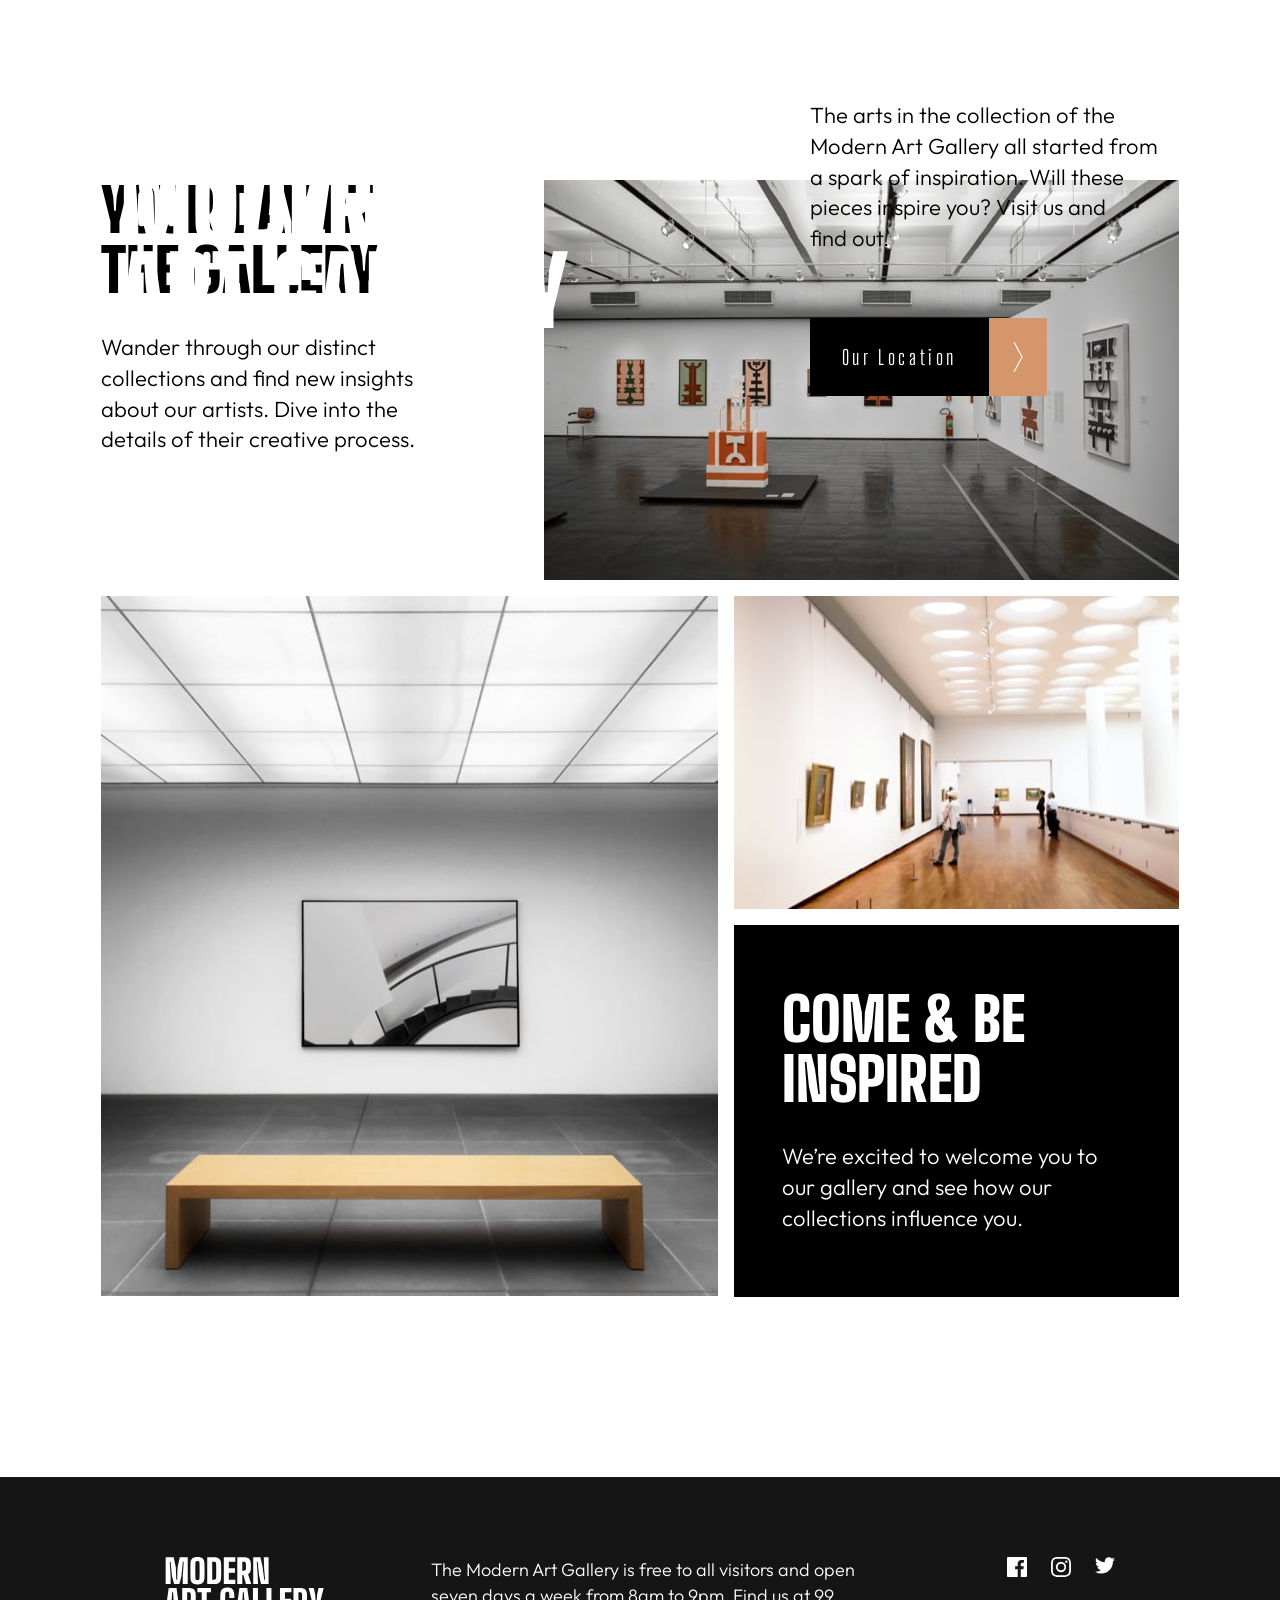
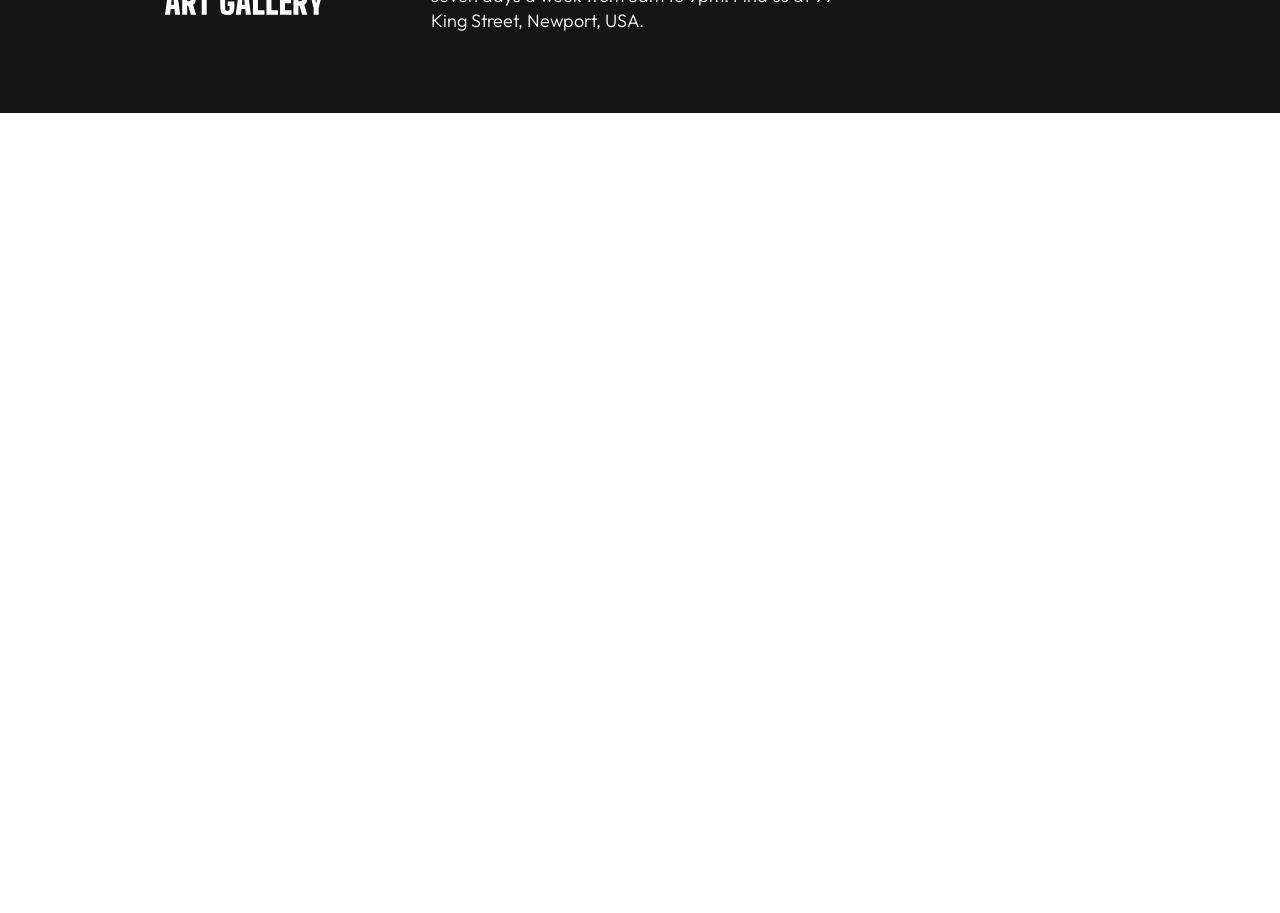
<file: index.html>
<!DOCTYPE html>
<html lang="en">
<head>
  <meta charset="UTF-8">
  <meta name="viewport" content="width=device-width, initial-scale=1.0">

  <link rel="icon" type="image/png" sizes="32x32" href="./assets/favicon-32x32.png">
  <link rel="stylesheet" href="styles.css">
  
  <title>Frontend Mentor | Art gallery website</title>
</head>
<body>

  <main>
    <div class="container">
      <section class="hero">
        <div class="hero-background-container">
          <div class="blackbox"></div>
          <picture>
            <source
    media="(max-width: 716px)"
    srcset="assets/mobile/image-hero@2x.jpg"
  >
            <img src="assets/desktop/image-hero@2x.jpg" alt="A photo of two individuals looking at a picture in a art gallery" class="hero-image">
          </picture>
          <div class="hero-content">
            <h1 class="hero-heading">Modern <br> Art Gallery</h1>

            <div class="hero-text-container">
              <p class="hero-text">
                The arts in the collection of the Modern Art Gallery all started from a spark of inspiration. Will these pieces inspire you? Visit us and find out.
              </p>
              <a href="location.html" class="btn-link">
                <span>Our Location</span>
                <img src="assets/icon-arrow-right.svg" alt="" class="arrow-right">
              </a>
            </div>
          </div>

          
        </div>

      </section>
      <section class="gallery">
        <div class="gallery-grid-container">
          <div class="gallery-text-black">
            <h2 class="gallery-heading">Your Day At The Gallery</h2>
            <p class="gallery-text">
              Wander through our distinct collections and find new insights about our artists. Dive into the details of their creative process.
            </p>
          </div>
          <picture class="gallery-img1">
  <source
    media="(max-width: 716px)"
    srcset="assets/mobile/image-grid-1@2x.jpg"
  >
 
            <source
    media="(max-width: 976px)"
    srcset="assets/tablet/image-grid-1@2x.jpg"
  >
 
            <img src="assets/desktop/image-grid-1.jpg" alt="">
          </picture>
          <picture class="gallery-img2">
              <source
    media="(max-width: 716px)"
    srcset="assets/mobile/image-grid-2@2x.jpg"
  >
            <source
    media="(max-width: 976px)"
    srcset="assets/tablet/image-grid-2@2x.jpg"
  >

            <img src="assets/desktop/image-grid-2.jpg" alt="">
          </picture>
          <picture class="gallery-img3">
  <source
    media="(max-width: 716px)"
    srcset="assets/mobile/image-grid-3@2x.jpg"
  >
 
            <source
    media="(max-width: 976px)"
    srcset="assets/tablet/image-grid-3@2x.jpg"
  >
 
            <img src="assets/desktop/image-grid-3.jpg" alt="">
            
          </picture>
          <div class="gallery-text-white">
            <h2 class="inspire-heading">Come & Be <br> inspired</h2>
            <p class="inspire-text">We’re excited to welcome you to our gallery and see how our collections influence you.</p>
          </div>
        </div>
      </section>
      
    </div>

  </main>
  <footer>
    <div class="footer-content">
      <img src="assets/logo-light.svg" class="logo" alt="">
      <p class="footer-text">
        The Modern Art Gallery is free to all visitors and open seven days a week from 8am to 9pm. Find us at 99 King Street, Newport, USA.
      </p>
      <ul class="social-links-list">
        <li><a href="https://www.facebook.com" aria-label="Facebook"><img src="assets/icon-facebook.svg" alt=""></a></li>
        <li><a href="https://www.instagram.com/" aria-label="Instagram"><img src="assets/icon-instagram.svg" alt=""></a></li>
        <li><a href="https://www.x.com/home" aria-label="Twitter"><img src="assets/icon-twitter.svg" alt=""></a></li>
      </ul>

    </div>
  </footer>

  
</body>
</html>
</file>
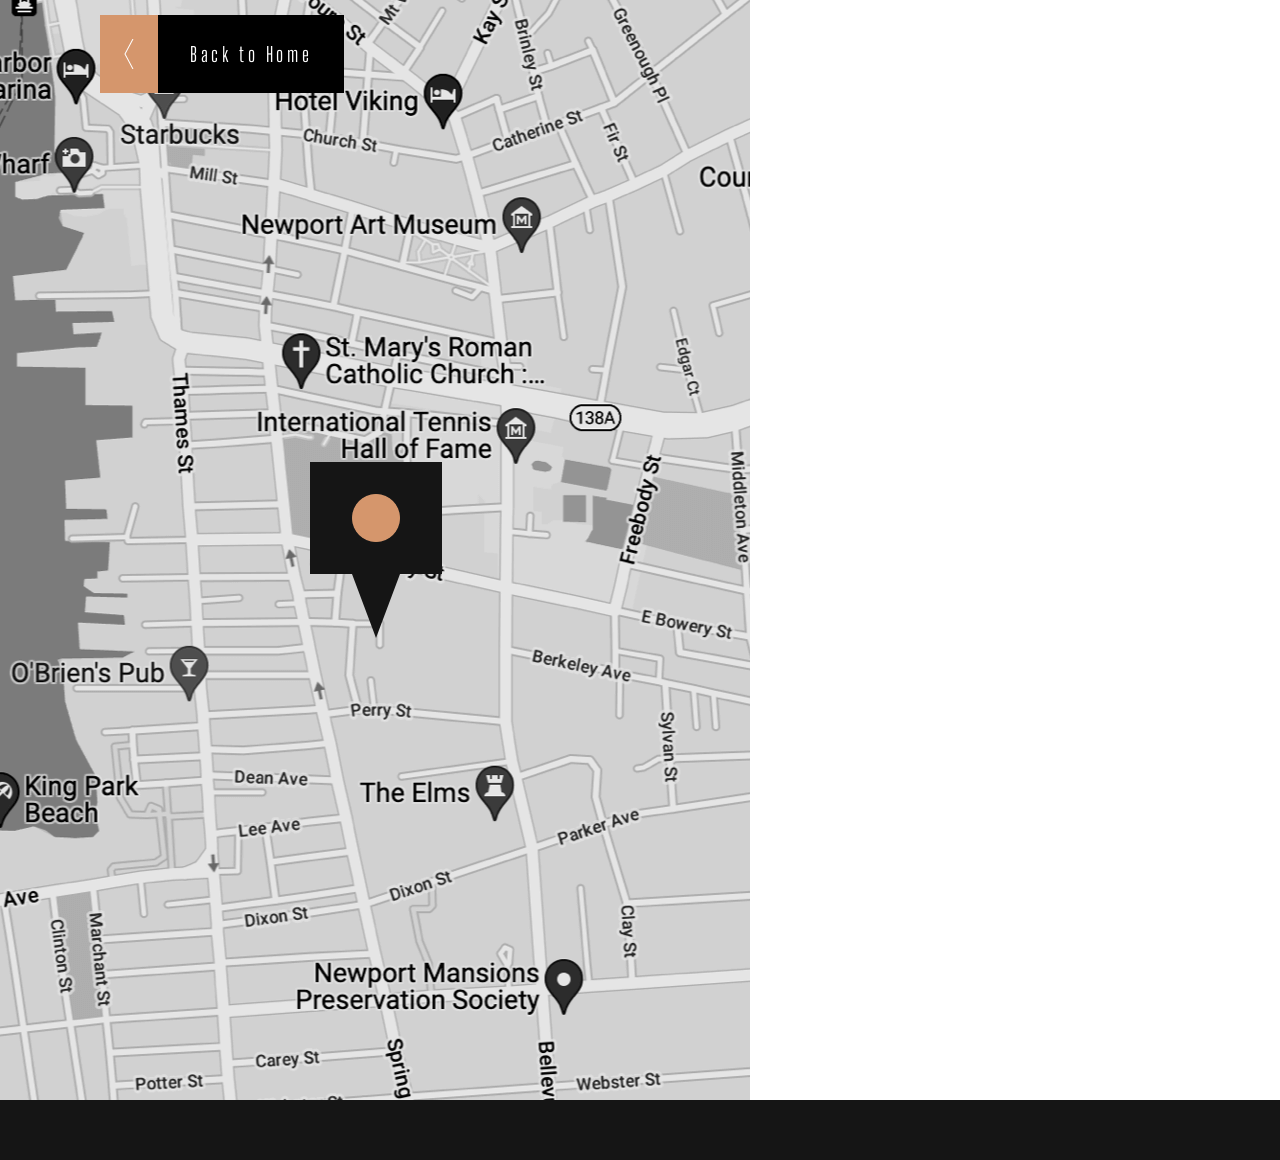
<file: location.html>
<!DOCTYPE html>
<html lang="en">
<head>
  <meta charset="UTF-8">
  <meta name="viewport" content="width=device-width, initial-scale=1.0">
  <link rel="stylesheet" href="styles.css">

  <link rel="icon" type="image/png" sizes="32x32" href="./assets/favicon-32x32.png">
  
  <title>Frontend Mentor | Art gallery website</title>
</head>
<body>

<main>
  <div class="container">
   <section class="map-container">
    <div class="map">
       
         <picture class="map-image">
          <source
    media="(max-width: 516px)"
    srcset="assets/mobile/image-map@2x.png"
  >
            <source
    media="(max-width: 1100px)"
    srcset="assets/tablet/image-map@2x.png"
  >
 
            <img src="assets/desktop/image-map@2x.png" alt="">
            
          </picture>
    </div>
    <a href="index.html" class="btn-link">
      <img src="assets/icon-arrow-left.svg" alt="" class="arrow-left">
      <span>Back to Home</span>
    </a>
   </section>
   <section class="location">
    <h1 class="location-heading">
      Our <br>
      Location
    </h1>
    <div class="location-address-container">
      <p class="address">
        <span class="address-accent">
          99 King Street
        </span>
        Newport <br>
        RI 02840 <br>
        United States of America
      </p>
      <p class="location-content">
        Our newly opened gallery is located near the Edward King House on 99 King Street, the Modern Art Gallery is free to all visitors and open seven days a week from 8am to 9pm.
      </p>
    </div>
   </section>
  </div>
</main>
<footer class="location-footer">
  <div class="footer-content">
      <img src="assets/logo-dark.svg" class="logo" alt="">
      <p class="footer-text">
        The Modern Art Gallery is free to all visitors and open seven days a week from 8am to 9pm. Find us at 99 King Street, Newport, USA.
      </p>
      <ul class="social-links-list">
        <li><a href="https://www.facebook.com/" aria-label="facebook">
          <svg width="20" height="20" xmlns="http://www.w3.org/2000/svg"><path d="M18.896 0H1.104C.494 0 0 .494 0 1.104v17.793C0 19.506.494 20 1.104 20h9.58v-7.745H8.076V9.237h2.606V7.01c0-2.583 1.578-3.99 3.883-3.99 1.104 0 2.052.082 2.329.119v2.7h-1.598c-1.254 0-1.496.597-1.496 1.47v1.928h2.989l-.39 3.018h-2.6V20h5.098c.608 0 1.102-.494 1.102-1.104V1.104C20 .494 19.506 0 18.896 0Z" fill="currentColor" class="social-link"/></svg>
          </a>
        </li>
        <li><a href="https://www.instagram.com/" aria-label="instagram" >
          <svg width="20" height="20" xmlns="http://www.w3.org/2000/svg"><path d="M10 1.802c2.67 0 2.987.01 4.042.059 2.71.123 3.975 1.409 4.099 4.099.048 1.054.057 1.37.057 4.04 0 2.672-.01 2.988-.057 4.042-.124 2.687-1.387 3.975-4.1 4.099-1.054.048-1.37.058-4.041.058-2.67 0-2.987-.01-4.04-.058-2.718-.124-3.977-1.416-4.1-4.1-.048-1.054-.058-1.37-.058-4.041 0-2.67.01-2.986.058-4.04.124-2.69 1.387-3.977 4.1-4.1 1.054-.048 1.37-.058 4.04-.058ZM10 0C7.284 0 6.944.012 5.877.06 2.246.227.227 2.242.061 5.877.01 6.944 0 7.284 0 10s.012 3.057.06 4.123c.167 3.632 2.182 5.65 5.817 5.817 1.067.048 1.407.06 4.123.06s3.057-.012 4.123-.06c3.629-.167 5.652-2.182 5.816-5.817.05-1.066.061-1.407.061-4.123s-.012-3.056-.06-4.122C19.777 2.249 17.76.228 14.124.06 13.057.01 12.716 0 10 0Zm0 4.865a5.135 5.135 0 1 0 0 10.27 5.135 5.135 0 0 0 0-10.27Zm0 8.468a3.333 3.333 0 1 1 0-6.666 3.333 3.333 0 0 1 0 6.666Zm5.338-9.87a1.2 1.2 0 1 0 0 2.4 1.2 1.2 0 0 0 0-2.4Z" fill="currentColor" class="social-link"/></svg>
        </a></li>
        <li class=""><a href="https://x.com/home" aria-label="Twitter">
          <svg width="20" height="17" xmlns="http://www.w3.org/2000/svg"><path d="M20 2.172a8.192 8.192 0 0 1-2.357.646 4.11 4.11 0 0 0 1.805-2.27 8.22 8.22 0 0 1-2.606.996A4.096 4.096 0 0 0 13.847.248c-2.65 0-4.596 2.472-3.998 5.037A11.648 11.648 0 0 1 1.392 1a4.109 4.109 0 0 0 1.27 5.478 4.086 4.086 0 0 1-1.858-.513c-.045 1.9 1.318 3.679 3.291 4.075a4.113 4.113 0 0 1-1.853.07 4.106 4.106 0 0 0 3.833 2.849A8.25 8.25 0 0 1 0 14.658a11.616 11.616 0 0 0 6.29 1.843c7.618 0 11.923-6.434 11.663-12.205A8.354 8.354 0 0 0 20 2.172Z" fill="currentColor" class="social-link"/></svg>
        </a></li>
      </ul>

    </div>
</footer>
















</body>
</html>
</file>
<file: styles.css>
@import url('https://fonts.googleapis.com/css2?family=Big+Shoulders+Display:wght@800;900&family=Outfit:wght@300&display=swap');


@layer customproperties{

/* Colors */

 :root {
    --color-grey-900: #151515;
    --color-grey-700: #444444;
    --color-white: #ffffff;
    --color-gold-500: #d5966c;


    --ff-heading: "Big Shoulders Display", sans-serif;
    --ff-body: "Outfit", sans-serif;
  }



}


@layer reset{
    /* 1. Use a more-intuitive box-sizing model */
*, *::before, *::after {
  box-sizing: border-box;
}

/* 2. Remove default margin */
*:not(dialog) {
  margin: 0;
}

/* 3. Enable keyword animations */
@media (prefers-reduced-motion: no-preference) {
  html {
    interpolate-size: allow-keywords;
  }
}

body {
  /* 4. Increase line-height */
  line-height: 1.5;
  /* 5. Improve text rendering */
  -webkit-font-smoothing: antialiased;
}

/* 6. Improve media defaults */
img, picture, video, canvas, svg {
  display: block;
  max-width: 100%;
}

/* 7. Inherit fonts for form controls */
input, button, textarea, select {
  font: inherit;
}

/* 8. Avoid text overflows */
p, h1, h2, h3, h4, h5, h6 {
  overflow-wrap: break-word;
}

/* 9. Improve line wrapping */
p {
  text-wrap: pretty;
}
h1, h2, h3, h4, h5, h6 {
  text-wrap: balance;
}

/*
  10. Create a root stacking context
*/
#root, #__next {
  isolation: isolate;
}
}



.blackbox{
    background-color: black;
}


.container{
    max-width: 1440px;
    margin: 0 auto;
}

.hero-background-container{
    display: grid;
    grid-template-columns: clamp(0px, 31vw, 450px) 540px 1fr;
    position: relative;
    z-index: 1;
    width: 100%;
}

.hero-content{
    position: absolute;
    top: 0;
    left: 0;
    display: flex;
    flex-direction: row;
    align-items: center;
    justify-content: space-around;
    width: 100%;
    margin-top: 100px;

}

.hero{
    isolation: isolate;
}

.hero-heading{
    mix-blend-mode: difference;
    font-size: 96px;
    font-style: normal;
    font-weight: 900;
    line-height: 90%;
    text-transform: uppercase;
    color: white;
    font-family: "Big Shoulders Display";
}

.hero-text-container{
   display: flex;
   flex-direction: column;
   max-width: 350px;
   gap: 4rem;
}

.hero-text{
font-family: Outfit;
font-size: 22px;
font-style: normal;
font-weight: 300;
line-height: 140%; /* 30.8px */
}

.btn-link{
    display: flex;
    flex-direction: row;
    max-width: 260px;
    text-decoration: none;
}

.btn-link span{
    text-decoration: none;
    background-color: black;
    padding: 1.5rem 2rem;
    font-size: 20px;
    letter-spacing: 3.6px;
    font-family: "Big Shoulders Display";
    text-decoration: none;
    color: white;
}

.arrow-right{
    background-color: var(--color-gold-500);
    padding: 1.5rem;
}

@media (max-width: 1150px){
   .hero-content{
    justify-content: space-between;
    align-self: space-between;
   }
}

@media (max-width: 975px){
   .hero-content{
    flex-direction: column;
    color: black;
    z-index: 2;
    gap: 2.5rem;
    position: absolute;
    justify-content: space-evenly;
    align-items: center;

   }
   
   .blackbox{
    display: none;
   }

   .hero-background-container{
    grid-template-columns: 465px minmax(0,1fr);

   }


   .hero-heading{
    color: black;
    font-size: 70px;
    z-index: 3;
    margin-left: 0px;
    align-self: flex-end;
    margin-right: 3rem;

   }

   .hero-text-container{
    align-self: flex-end;
    margin-right: 1.5rem;
   }



}

@media (max-width: 716px){
    .hero-background-container{
        display: flex;
        flex-direction: column;
        align-items: center;
        justify-content: center;
        gap: 0;
    }
    .hero-content{
        position: relative;
        margin: 0;
        padding-inline-start: 1rem;
    }
    .hero-heading{
        align-self: flex-start;
        margin: 0;
    }

    .hero-text-container{
        align-self: flex-start;
        margin: 0;
    }
}

/* Gallery Section */

.gallery{
  margin-top: 180px;
  width: 100%;
  margin-bottom: 180px;
}

/* Gallery Grid */

.gallery-grid-container{
  max-width: 1110px;
  margin: 0 auto;
  display: grid;
  gap: 1rem;
  grid-template-areas:

  "day img1 img1"
  "img2 img2 img3"
  "img2 img2 inspire";

  padding-inline:1rem;
}

.gallery-text-black{
  grid-area: day;

}

.gallery-img1{
  grid-area: img1;
}

.gallery-img2{
  grid-area: img2;
}

.gallery-img3{
  grid-area: img3;
}

.gallery-text-white{
  grid-area: inspire;
}

/* Gallery Styling */

.gallery-text-black{
  max-width: 350px;
  display: flex;
  flex-direction: column;
  gap: 2rem;

}

.gallery-heading{
  font-family: "Big Shoulders Display";
font-size: 60px;
font-style: normal;
font-weight: 900;
line-height: 100%;
text-transform: uppercase;
}

.gallery-text{
  font-family: Outfit;
font-size: 22px;
font-style: normal;
font-weight: 300;
line-height: 140%;
}

.gallery-text-white{
  background-color: black;
  color: white;
  max-width: 445px;
  padding: 64px 48px;
  display: flex;
  text-align: left;
  justify-content: center;
  align-items: flex-start;
  flex-direction: column;
  gap: 2rem;
}

.inspire-heading{
  font-size: 60px;
font-style: normal;
font-weight: 900;
line-height: 100%; 
text-transform: uppercase;
font-family: "Big Shoulders Display";
}

.inspire-text{
  font-family: Outfit;
font-size: 22px;
font-style: normal;
font-weight: 300;
line-height: 140%;
}

.gallery-img1{
  display: flex;
  justify-content: flex-end;
}

/* Gallery Media Queries */

/* tablet */
@media (max-width: 976px){
  .gallery-text-black{
    align-self: center;
  }

 .gallery-text-white{
  padding: 80px 32px;
  gap: 1.5rem;
 } 

 .gallery-heading{
  font-size: 50px;
font-style: normal;
font-weight: 900;
line-height: 90%;
 }

 .gallery-text{
  font-size: 18px;
font-style: normal;
font-weight: 300;
line-height: 140%; 
 }

.inspire-heading{
  font-size: 50px;
font-style: normal;
font-weight: 900;
line-height: 90%
}

.inspire-text{
  font-size: 18px;
font-style: normal;
font-weight: 300;
line-height: 140%;
}

}
/* Mobile */
@media (max-width: 716px){

.gallery-grid-container{

grid-template-columns: 1fr;
grid-template-areas: 

"img1"
"day"
"img2"
"img3"
"inspire"

;

gap: 2rem;


}

.gallery-text-black, .gallery-text-white{

}

}

/* Footer */

footer{
  width: 100%;
  background-color: var(--color-grey-900);
  max-width: 1440px;
  margin: 0 auto;
}

.footer-content{
  display: flex;
  flex-direction: row;
  justify-content: space-between;
  align-items: flex-start;
  padding: 80px 165px;
}

.logo{
  color: white;
  width: 100%;
  max-width: 160px;
}

.footer-text{
  color: white;
  font-family: "Outfit", sans-serif;
  font-size: 18px;
font-style: normal;
font-weight: 300;
line-height: 140%;
max-width: 430px;
}

.social-links-list{
  display: flex;
  flex-direction: row;
  gap: 1.5rem;
  list-style-type: none;
}


/* Footer Media Queries */

@media (max-width: 976px){
  .logo{
    max-width: 110px;
  }

  .footer-text{
    max-width: 276px;
  }

  .footer-content{
    justify-content: space-evenly;
    padding: 48px 40px;
  }

}

@media (max-width: 716px){
  .footer-content{
    display: flex;
    flex-direction: column;
    justify-content: flex-start;
    align-items: flex-start;
    gap: 2.5rem;
  }
}

/* Location Styles */

.map-container{
  position: relative;
  z-index: 1;
}

.map-container .btn-link{
  position: absolute;
  z-index: 2;
  top: 15px;
  left: 100px;
}

.location-heading{
  font-family: "Big Shoulders Display";
font-size: 70px;
font-style: normal;
font-weight: 900;
line-height: 100%; 
text-transform: uppercase;
}

.btn-link{
    display: flex;
    flex-direction: row;
    max-width: 260px;
    text-decoration: none;
}

.btn-link span{
    text-decoration: none;
    background-color: black;
    padding: 24px 32px;
    font-size: 20px;
    letter-spacing: 3.6px;
    font-family: "Big Shoulders Display";
    text-decoration: none;
    color: white;
    text-wrap: nowrap;
}


.arrow-left{
    background-color: var(--color-gold-500);
    padding: 24px;
}


.location{
  background-color: var(--color-grey-900);
  padding: 130px 165px;
  display: flex;
  flex-direction: row;
  color: white;
  justify-content: space-between;
}

.location-address-container{
  max-width: 540px;
  display: flex;
  flex-direction: column;
  gap: 1.5rem;
}

.address{
  display: flex;
  flex-direction: column;
  gap: 1.5rem;
  font-family: "Outfit";
  font-size: 22px;
  font-style: normal;
font-weight: 300;
line-height: 140%; 
}

.address-accent{
  font-family: "Big Shoulders Display";
font-size: 36px;
font-style: normal;
font-weight: 900;
line-height: 100%;
text-transform: uppercase;
color: var(--color-gold-500);
}

.location-footer{
  background-color: var(--color-gold-500);
  
}

.location-footer .footer-text{
  color: var(--color-grey-900);
}

.location-footer .social-link{
  fill: var(--color-grey-900)
}

.location-footer a:hover .social-link{
  fill: var(--color-white);
}


.btn-link:hover span{
 background-color: var(--color-gold-500);
}
.btn-link:hover img{
  background-color: var(--color-grey-900);
}

a:focus{
  outline: 1px solid var(--color-gold-500);
}
/* 
Location Media Queries

*/

.map-image{
  width: 100%;
  max-width: 1440px;
  object-fit: cover;
}



@media (max-width:1280px){

.location{
  padding: 80px 40px;
  justify-content: space-around;
}

.location h1{
  font-size: 55px;
  max-width: 223px;
  color: white;
}

.address{
  font-size: 18px;
}
.location-address-container{
  max-width: 398px;
}

.address-accent{
  font-size: 36px;
}

}

@media (max-width: 768px){
  .location{
    flex-direction: column;
    gap: 2.5rem;
  }

  .map-container .btn-link{
    left: 10px;
  }
}
</file>
